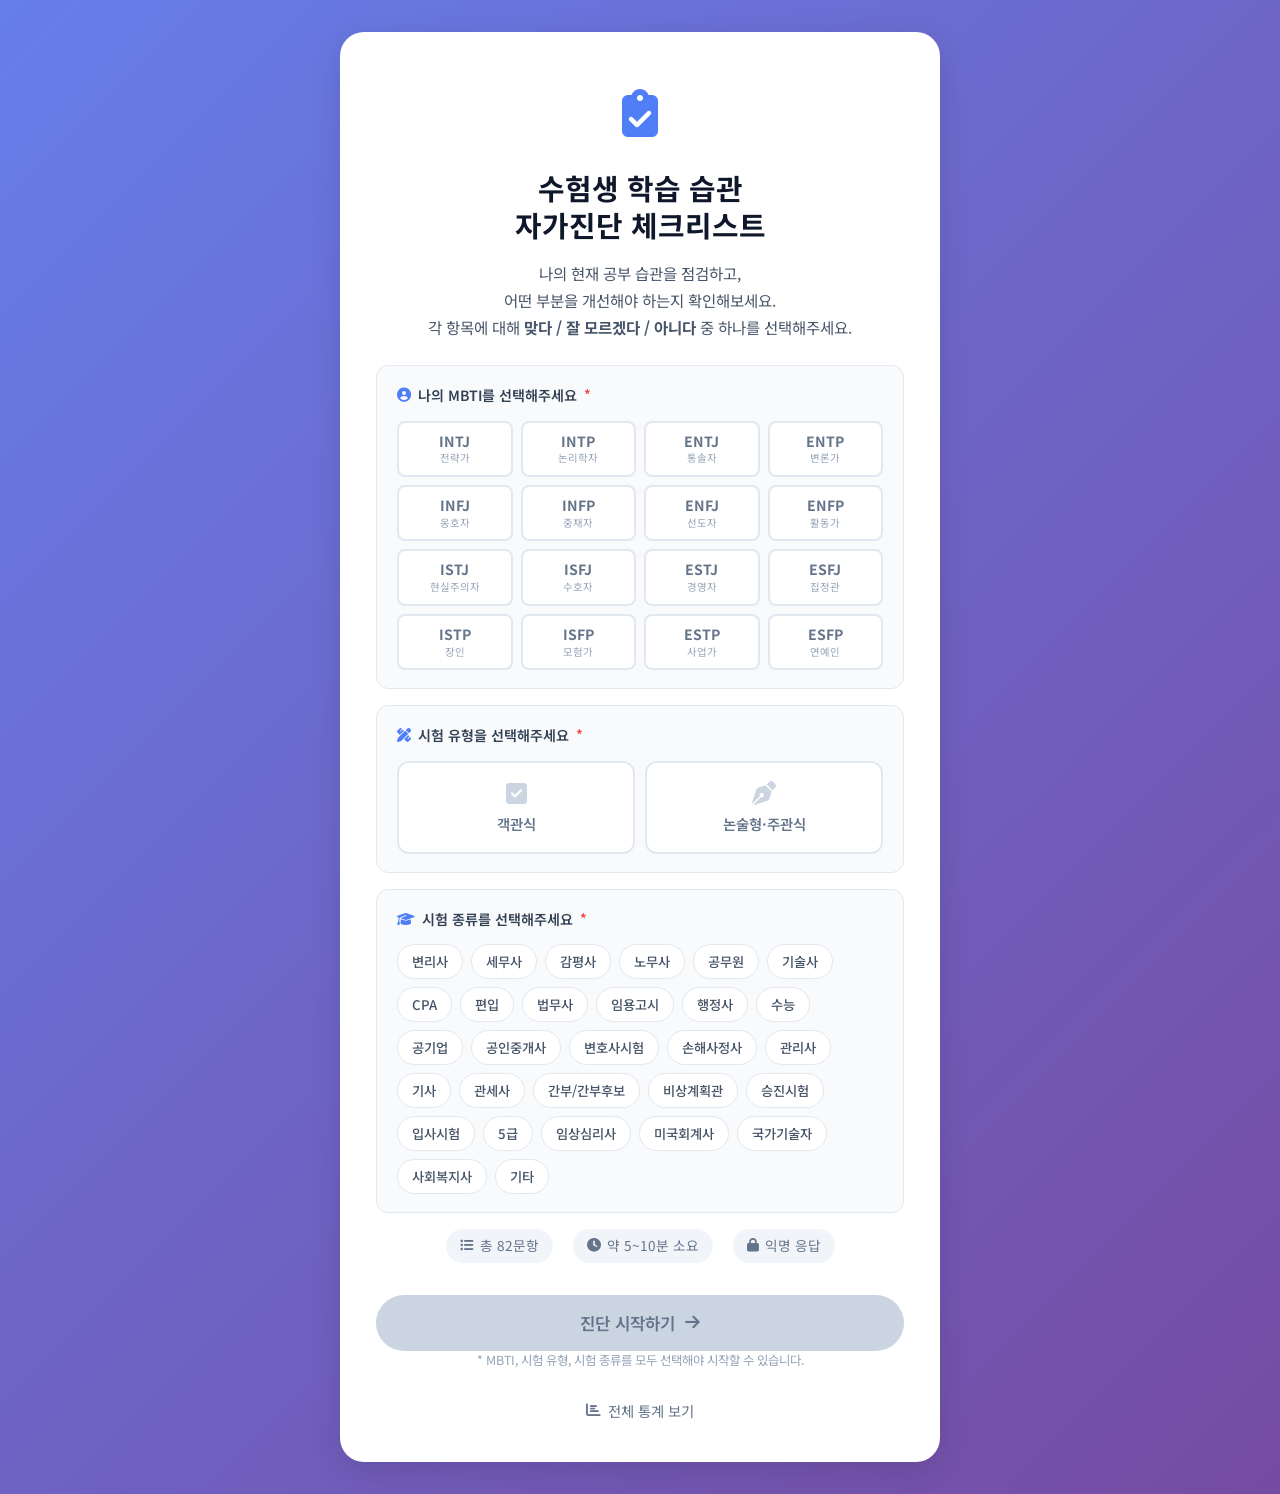
<file: index.html>
<!DOCTYPE html>
<html lang="ko">
<head>
  <meta charset="UTF-8" />
  <meta name="viewport" content="width=device-width, initial-scale=1.0" />
  <title>수험생 학습 습관 자가진단 체크리스트</title>
  <link rel="stylesheet" href="css/style.css" />
  <link rel="stylesheet" href="css/print.css" media="print" />
  <!-- 폰트 preconnect (성능 최적화) -->
  <link rel="preconnect" href="https://fonts.googleapis.com" />
  <link rel="preconnect" href="https://fonts.gstatic.com" crossorigin />
  <link rel="preload" as="style" href="https://fonts.googleapis.com/css2?family=Noto+Sans+KR:wght@400;500;700&display=swap" onload="this.rel='stylesheet'" />
  <noscript><link rel="stylesheet" href="https://fonts.googleapis.com/css2?family=Noto+Sans+KR:wght@400;500;700&display=swap" /></noscript>
  <link rel="stylesheet" href="https://cdn.jsdelivr.net/npm/@fortawesome/fontawesome-free@6.4.0/css/all.min.css" />
</head>
<body>
  <!-- 인트로 화면 -->
  <div id="intro-screen" style="display:flex;">
    <div class="intro-container">
      <div class="intro-icon"><i class="fas fa-clipboard-check"></i></div>
      <h1 class="intro-title">수험생 학습 습관<br/>자가진단 체크리스트</h1>
      <p class="intro-desc">
        나의 현재 공부 습관을 점검하고,<br/>
        어떤 부분을 개선해야 하는지 확인해보세요.<br/>
        각 항목에 대해 <strong>맞다 / 잘 모르겠다 / 아니다</strong> 중 하나를 선택해주세요.
      </p>

      <!-- MBTI 선택 -->
      <div class="select-block">
        <div class="select-label">
          <i class="fas fa-user-circle"></i> 나의 MBTI를 선택해주세요 <span class="required">*</span>
        </div>
        <div class="mbti-flat-grid" id="mbtiGroupWrap">
          <button class="mbti-btn analyst" data-value="INTJ" onclick="selectMbti('INTJ')">INTJ<span class="mbti-nick">전략가</span></button>
          <button class="mbti-btn analyst" data-value="INTP" onclick="selectMbti('INTP')">INTP<span class="mbti-nick">논리학자</span></button>
          <button class="mbti-btn analyst" data-value="ENTJ" onclick="selectMbti('ENTJ')">ENTJ<span class="mbti-nick">통솔자</span></button>
          <button class="mbti-btn analyst" data-value="ENTP" onclick="selectMbti('ENTP')">ENTP<span class="mbti-nick">변론가</span></button>
          <button class="mbti-btn diplomat" data-value="INFJ" onclick="selectMbti('INFJ')">INFJ<span class="mbti-nick">옹호자</span></button>
          <button class="mbti-btn diplomat" data-value="INFP" onclick="selectMbti('INFP')">INFP<span class="mbti-nick">중재자</span></button>
          <button class="mbti-btn diplomat" data-value="ENFJ" onclick="selectMbti('ENFJ')">ENFJ<span class="mbti-nick">선도자</span></button>
          <button class="mbti-btn diplomat" data-value="ENFP" onclick="selectMbti('ENFP')">ENFP<span class="mbti-nick">활동가</span></button>
          <button class="mbti-btn sentinel" data-value="ISTJ" onclick="selectMbti('ISTJ')">ISTJ<span class="mbti-nick">현실주의자</span></button>
          <button class="mbti-btn sentinel" data-value="ISFJ" onclick="selectMbti('ISFJ')">ISFJ<span class="mbti-nick">수호자</span></button>
          <button class="mbti-btn sentinel" data-value="ESTJ" onclick="selectMbti('ESTJ')">ESTJ<span class="mbti-nick">경영자</span></button>
          <button class="mbti-btn sentinel" data-value="ESFJ" onclick="selectMbti('ESFJ')">ESFJ<span class="mbti-nick">집정관</span></button>
          <button class="mbti-btn explorer" data-value="ISTP" onclick="selectMbti('ISTP')">ISTP<span class="mbti-nick">장인</span></button>
          <button class="mbti-btn explorer" data-value="ISFP" onclick="selectMbti('ISFP')">ISFP<span class="mbti-nick">모험가</span></button>
          <button class="mbti-btn explorer" data-value="ESTP" onclick="selectMbti('ESTP')">ESTP<span class="mbti-nick">사업가</span></button>
          <button class="mbti-btn explorer" data-value="ESFP" onclick="selectMbti('ESFP')">ESFP<span class="mbti-nick">연예인</span></button>
        </div>
        <div class="mbti-selected-display" id="mbtiSelectedDisplay" style="display:none;">
          <i class="fas fa-check-circle"></i> <span id="mbtiSelectedText"></span> 선택됨
        </div>
      </div>

      <!-- 시험 유형 선택 -->
      <div class="select-block">
        <div class="select-label">
          <i class="fas fa-pen-ruler"></i> 시험 유형을 선택해주세요 <span class="required">*</span>
        </div>
        <div class="exam-type-btns" id="examTypeBtns">
          <button class="exam-type-btn" data-value="객관식" onclick="selectExamType('객관식')">
            <i class="fas fa-check-square"></i>
            <span class="exam-type-name">객관식</span>
          </button>
          <button class="exam-type-btn" data-value="논술형·주관식" onclick="selectExamType('논술형·주관식')">
            <i class="fas fa-pen-nib"></i>
            <span class="exam-type-name">논술형·주관식</span>
          </button>
        </div>
      </div>

      <!-- 시험 종류 선택 -->
      <div class="select-block">
        <div class="select-label">
          <i class="fas fa-graduation-cap"></i> 시험 종류를 선택해주세요 <span class="required">*</span>
        </div>
        <div class="exam-category-grid" id="examCategoryGrid">
          <!-- JS로 렌더링 -->
        </div>
      </div>

      <!-- 선택 요약 배지 -->
      <div class="selection-summary" id="selectionSummary" style="display:none;">
        <i class="fas fa-check-circle"></i>
        <span id="selectionText"></span>
      </div>

      <div class="intro-meta">
        <span><i class="fas fa-list-ul"></i> 총 82문항</span>
        <span><i class="fas fa-clock"></i> 약 5~10분 소요</span>
        <span><i class="fas fa-lock"></i> 익명 응답</span>
      </div>

      <button class="btn-start" id="btnStart" onclick="startSurvey()" disabled>
        진단 시작하기 <i class="fas fa-arrow-right"></i>
      </button>
      <p class="select-required-note" id="selectNote">* MBTI, 시험 유형, 시험 종류를 모두 선택해야 시작할 수 있습니다.</p>
      <a href="stats.html" class="btn-stats-link">
        <i class="fas fa-chart-bar"></i> 전체 통계 보기
      </a>
    </div>
  </div>

  <!-- 설문 화면 -->
  <div id="survey-screen" style="display:none;">
    <div class="survey-wrapper">
      <!-- 상단 sticky 헤더 (헤더 + 카테고리 탭 통합) -->
      <div class="survey-sticky-top">
        <div class="survey-header">
          <div class="survey-title-row">
            <span class="survey-logo"><i class="fas fa-clipboard-check"></i> 학습 습관 자가진단</span>
            <div class="survey-header-right">
              <span class="survey-exam-badge" id="surveyExamBadge"></span>
              <a href="stats.html" class="btn-stats-sm"><i class="fas fa-chart-bar"></i> 통계</a>
            </div>
          </div>
          <!-- 진행바 -->
          <div class="progress-bar-wrap">
            <div class="progress-bar" id="progressBar"></div>
          </div>
          <div class="progress-text" id="progressText">0 / 82</div>
        </div>
        <!-- 카테고리 탭 -->
        <div class="category-tabs" id="categoryTabs"></div>
      </div>

      <!-- 질문 목록 -->
      <div class="questions-container" id="questionsContainer"></div>

      <!-- 하단 버튼 -->
      <div class="submit-area">
        <div class="answer-summary" id="answerSummary">
          <span class="summary-item answered"><i class="fas fa-check-circle"></i> 답변: <strong id="answeredCount">0</strong></span>
          <span class="summary-item remaining"><i class="fas fa-circle"></i> 미답변: <strong id="remainingCount">82</strong></span>
        </div>
        <button class="btn-submit" id="submitBtn" onclick="submitSurvey()">
          <i class="fas fa-paper-plane"></i> 진단 결과 제출하기
        </button>
        <p class="submit-note">* 모든 항목에 응답 후 제출이 가능합니다.<br/>객관식 시험 해당 없는 항목은 '해당없음'으로 선택해주세요.</p>
      </div>
    </div>
  </div>

  <!-- 결과 화면 -->
  <div id="result-screen" style="display:none;">
    <div class="result-wrap">

      <!-- ① 헤더 영역 -->
      <div class="result-hero">
        <div class="result-hero-inner">
          <div class="result-hero-icon"><i class="fas fa-chart-pie"></i></div>
          <h2 class="result-hero-title">진단 완료!</h2>
          <p class="result-hero-sub">나의 학습 습관 자가진단 결과입니다</p>
          <div class="result-exam-info-wrap">
            <span class="result-exam-badge" id="resultExamInfo"></span>
          </div>
        </div>
      </div>

      <!-- ② 요약 스코어 카드 -->
      <div class="result-section">
        <div class="result-score-grid">
          <div class="score-card danger-card">
            <div class="score-card-icon"><i class="fas fa-exclamation-circle"></i></div>
            <div class="score-card-num" id="dangerCount">-</div>
            <div class="score-card-label">개선 필요</div>
          </div>
          <div class="score-card maybe-card">
            <div class="score-card-icon"><i class="fas fa-question-circle"></i></div>
            <div class="score-card-num" id="maybeCount">-</div>
            <div class="score-card-label">잘 모르겠다</div>
          </div>
          <div class="score-card good-card">
            <div class="score-card-icon"><i class="fas fa-check-circle"></i></div>
            <div class="score-card-num" id="noCount">-</div>
            <div class="score-card-label">양호</div>
          </div>
        </div>
      </div>

      <!-- ③ MBTI 맞춤 조언 -->
      <div class="result-section" id="mbtiAdviceSection">
        <div class="section-header">
          <i class="fas fa-user-circle"></i>
          <h3 id="mbtiAdviceTitle">MBTI 맞춤 조언</h3>
        </div>
        <div class="mbti-advice-card" id="mbtiAdviceCard">
          <!-- JS로 렌더링 -->
        </div>
      </div>

      <!-- ④ 카테고리별 위험도 + 솔루션 -->
      <div class="result-section" id="categorySolutionSection">
        <div class="section-header">
          <i class="fas fa-lightbulb"></i>
          <h3>카테고리별 진단 & 솔루션</h3>
        </div>
        <div id="categorySolutionList">
          <!-- JS로 렌더링 -->
        </div>
      </div>

      <!-- ⑤ 공유 / PDF 저장 -->
      <div class="result-section result-share-section" id="resultShareSection">
        <div class="share-btn-group">
          <button class="share-btn copy-link-btn" onclick="copyResultLink()">
            <i class="fas fa-link"></i>
            <span>링크 공유</span>
            <small>결과 페이지 URL 복사</small>
          </button>
          <button class="share-btn pdf-btn" onclick="saveResultPdf()">
            <i class="fas fa-file-pdf"></i>
            <span>PDF 저장</span>
            <small>인쇄 → PDF로 저장</small>
          </button>
        </div>
        <div class="share-link-preview" id="shareLinkPreview" style="display:none;">
          <input type="text" id="shareLinkInput" readonly />
          <button onclick="copyShareInputLink()"><i class="fas fa-copy"></i></button>
        </div>
      </div>

      <!-- ⑥ 액션 버튼 -->
      <div class="result-actions">
        <button class="btn-retry" onclick="retakeSurvey()">
          <i class="fas fa-redo"></i> 다시 진단하기
        </button>
        <a href="stats.html" class="btn-go-stats">
          <i class="fas fa-chart-bar"></i> 전체 통계 보기
        </a>
      </div>
    </div>
  </div>

  <!-- 토스트 알림 -->
  <div class="toast" id="toast"></div>

  <script src="js/config.js" defer></script>
  <script src="js/questions.js" defer></script>
  <script src="js/solutions.js" defer></script>
  <script src="js/main.js" defer></script>
</body>
</html>
</file>
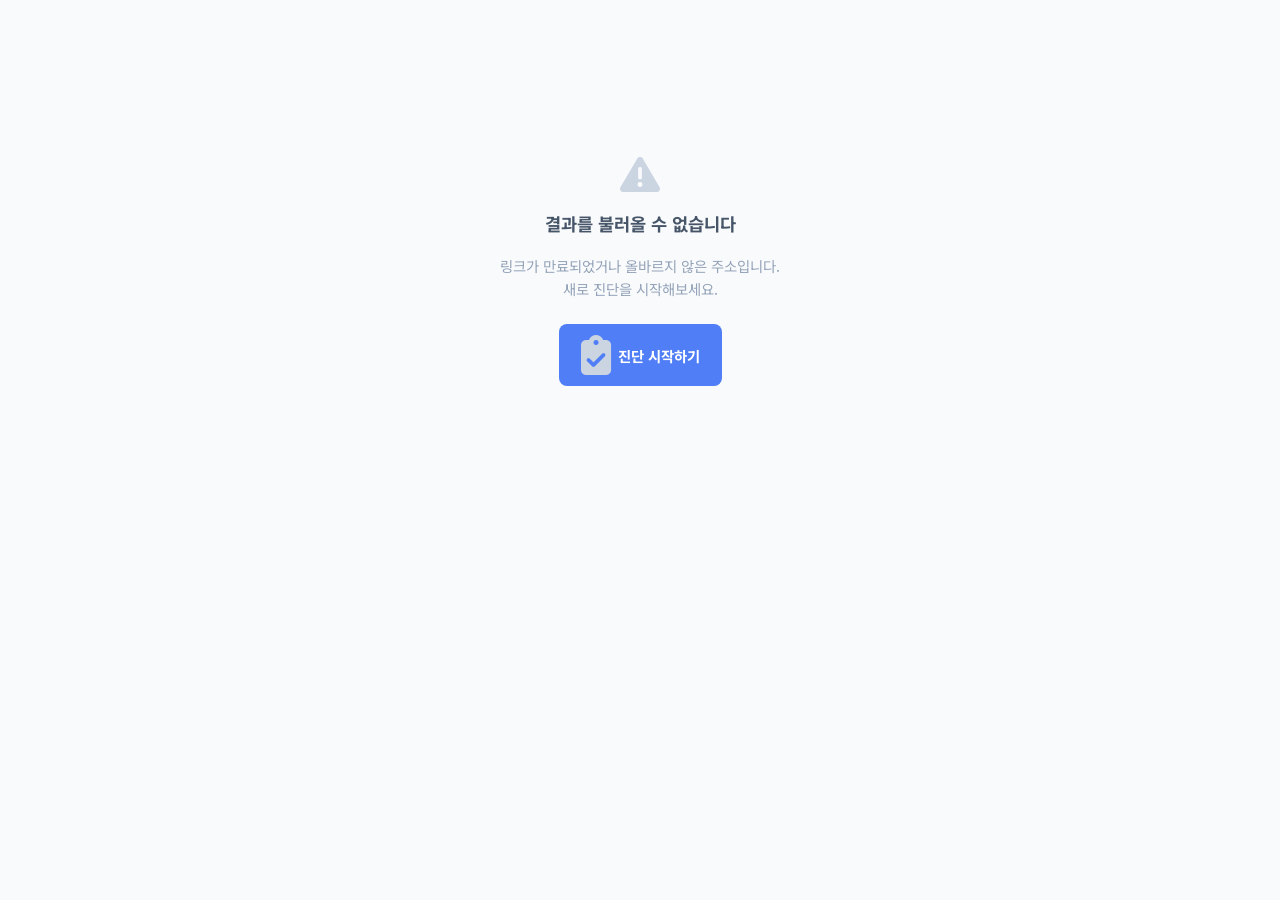
<file: result.html>
<!DOCTYPE html>
<html lang="ko">
<head>
  <meta charset="UTF-8" />
  <meta name="viewport" content="width=device-width, initial-scale=1.0" />
  <title>학습 습관 자가진단 결과 | 수험생 자가진단 체크리스트</title>

  <!-- OG / SNS 공유용 메타 태그 (JS로 동적 업데이트) -->
  <meta property="og:title" id="ogTitle" content="나의 학습 습관 자가진단 결과" />
  <meta property="og:description" id="ogDesc" content="수험생 학습 습관 자가진단 체크리스트 결과를 확인해보세요." />
  <meta property="og:type" content="website" />

  <link rel="stylesheet" href="css/style.css" />
  <link rel="stylesheet" href="css/print.css" media="print" />
  <link rel="preconnect" href="https://fonts.googleapis.com" />
  <link rel="preconnect" href="https://fonts.gstatic.com" crossorigin />
  <link rel="preload" as="style" href="https://fonts.googleapis.com/css2?family=Noto+Sans+KR:wght@400;500;700;800&display=swap" onload="this.rel='stylesheet'" />
  <noscript><link rel="stylesheet" href="https://fonts.googleapis.com/css2?family=Noto+Sans+KR:wght@400;500;700;800&display=swap" /></noscript>
  <link rel="stylesheet" href="https://cdn.jsdelivr.net/npm/@fortawesome/fontawesome-free@6.4.0/css/all.min.css" />

  <style>
    /* ── 공유 페이지 전용 레이아웃 ── */
    body { background: var(--gray-50); }

    .share-topbar {
      background: #fff;
      border-bottom: 1px solid var(--gray-200);
      padding: 12px 20px;
      display: flex;
      align-items: center;
      justify-content: space-between;
      gap: 12px;
      position: sticky;
      top: 0;
      z-index: 100;
      box-shadow: 0 2px 8px rgba(0,0,0,.06);
    }
    .share-topbar-left {
      display: flex; align-items: center; gap: 10px;
      font-size: .9rem; font-weight: 700; color: var(--gray-700);
    }
    .share-topbar-left i { color: var(--primary); font-size: 1.1rem; }
    .share-topbar-right { display: flex; gap: 8px; flex-wrap: wrap; }

    /* 공유 액션 버튼 */
    .share-action-btn {
      display: inline-flex; align-items: center; gap: 7px;
      padding: 9px 18px;
      border-radius: var(--radius-sm);
      font-family: inherit; font-size: .85rem; font-weight: 700;
      cursor: pointer; border: none; transition: all .2s;
      white-space: nowrap;
    }
    .share-action-btn.copy-link {
      background: var(--gray-100); color: var(--gray-700);
      border: 1.5px solid var(--gray-200);
    }
    .share-action-btn.copy-link:hover { background: var(--gray-200); }
    .share-action-btn.save-pdf {
      background: linear-gradient(135deg, #EF4444, #F97316);
      color: #fff;
      box-shadow: 0 2px 8px rgba(239,68,68,.3);
    }
    .share-action-btn.save-pdf:hover { opacity: .9; transform: translateY(-1px); }
    .share-action-btn.go-home {
      background: var(--primary); color: #fff;
      box-shadow: 0 2px 8px rgba(79,126,247,.25);
    }
    .share-action-btn.go-home:hover { background: var(--primary-dark); }

    /* 토스트 알림 */
    .toast {
      position: fixed; bottom: 24px; left: 50%; transform: translateX(-50%) translateY(80px);
      background: #1E293B; color: #fff;
      padding: 12px 24px; border-radius: 24px;
      font-size: .88rem; font-weight: 600;
      box-shadow: 0 8px 24px rgba(0,0,0,.25);
      z-index: 9999; opacity: 0;
      transition: all .3s cubic-bezier(.34,1.56,.64,1);
      display: flex; align-items: center; gap: 8px;
      pointer-events: none;
    }
    .toast.show {
      opacity: 1; transform: translateX(-50%) translateY(0);
    }

    /* 로딩/에러 */
    .share-loading {
      display: flex; flex-direction: column; align-items: center;
      justify-content: center; gap: 16px; min-height: 60vh;
      color: var(--gray-400);
    }
    .share-error {
      display: none; flex-direction: column; align-items: center;
      justify-content: center; gap: 16px; min-height: 60vh;
      color: var(--gray-400); text-align: center;
    }
    .share-error i { font-size: 2.5rem; color: var(--gray-300); }
    .share-error h3 { color: var(--gray-600); font-size: 1.1rem; }
    .share-error p { font-size: .9rem; line-height: 1.6; max-width: 320px; }
    .share-error a {
      display: inline-flex; align-items: center; gap: 7px;
      padding: 11px 22px; background: var(--primary); color: #fff;
      border-radius: var(--radius-sm); font-weight: 700; font-size: .9rem;
      margin-top: 8px;
    }

    /* PDF 저장 시 페이지 헤더 (화면에서는 숨김) */
    .pdf-header { display: none; }

    /* 결과 컨텐츠 래퍼 */
    #resultContent { display: none; }
    #resultContent.loaded { display: block; }
  </style>
</head>
<body>

  <!-- 상단 바 -->
  <div class="share-topbar" id="shareTopbar" style="display:none;">
    <div class="share-topbar-left">
      <i class="fas fa-clipboard-check"></i>
      <span>학습 습관 자가진단 결과</span>
    </div>
    <div class="share-topbar-right">
      <button class="share-action-btn copy-link" onclick="copyShareLink()">
        <i class="fas fa-link"></i> 링크 복사
      </button>
      <button class="share-action-btn save-pdf" onclick="savePdf()">
        <i class="fas fa-file-pdf"></i> PDF 저장
      </button>
      <a href="index.html" class="share-action-btn go-home">
        <i class="fas fa-redo"></i> 나도 진단하기
      </a>
    </div>
  </div>

  <!-- 로딩 -->
  <div class="share-loading" id="shareLoading">
    <i class="fas fa-spinner fa-spin fa-2x" style="color:var(--primary)"></i>
    <p style="font-size:.9rem;color:var(--gray-400)">결과를 불러오는 중...</p>
  </div>

  <!-- 에러 -->
  <div class="share-error" id="shareError">
    <i class="fas fa-exclamation-triangle"></i>
    <h3>결과를 불러올 수 없습니다</h3>
    <p>링크가 만료되었거나 올바르지 않은 주소입니다.<br/>새로 진단을 시작해보세요.</p>
    <a href="index.html"><i class="fas fa-clipboard-check"></i> 진단 시작하기</a>
  </div>

  <!-- PDF 전용 헤더 (print 시에만 표시) -->
  <div class="pdf-header" id="pdfHeader">
    <div class="pdf-header-inner">
      <div class="pdf-logo"><i class="fas fa-clipboard-check"></i> 수험생 학습 습관 자가진단</div>
      <div class="pdf-date" id="pdfDate"></div>
    </div>
  </div>

  <!-- 결과 컨텐츠 (JS로 채움) -->
  <div id="resultContent">

    <div class="result-wrap">

      <!-- 히어로 -->
      <div class="result-hero">
        <div class="result-hero-inner">
          <div class="result-hero-icon"><i class="fas fa-chart-pie"></i></div>
          <h2 class="result-hero-title">진단 완료!</h2>
          <p class="result-hero-sub">나의 학습 습관 자가진단 결과입니다</p>
          <div class="result-exam-info-wrap">
            <span class="result-exam-badge" id="resultExamInfo"></span>
          </div>
        </div>
      </div>

      <!-- 스코어 -->
      <div class="result-section">
        <div class="result-score-grid">
          <div class="score-card danger-card">
            <div class="score-card-icon"><i class="fas fa-exclamation-circle"></i></div>
            <div class="score-card-num" id="dangerCount">-</div>
            <div class="score-card-label">개선 필요</div>
          </div>
          <div class="score-card maybe-card">
            <div class="score-card-icon"><i class="fas fa-question-circle"></i></div>
            <div class="score-card-num" id="maybeCount">-</div>
            <div class="score-card-label">잘 모르겠다</div>
          </div>
          <div class="score-card good-card">
            <div class="score-card-icon"><i class="fas fa-check-circle"></i></div>
            <div class="score-card-num" id="noCount">-</div>
            <div class="score-card-label">양호</div>
          </div>
        </div>
      </div>

      <!-- MBTI 조언 -->
      <div class="result-section" id="mbtiAdviceSection">
        <div class="section-header">
          <i class="fas fa-user-circle"></i>
          <h3 id="mbtiAdviceTitle">MBTI 맞춤 조언</h3>
        </div>
        <div class="mbti-advice-card" id="mbtiAdviceCard"></div>
      </div>

      <!-- 카테고리별 솔루션 -->
      <div class="result-section" id="categorySolutionSection">
        <div class="section-header">
          <i class="fas fa-lightbulb"></i>
          <h3>카테고리별 진단 &amp; 솔루션</h3>
        </div>
        <div id="categorySolutionList"></div>
      </div>

      <!-- 하단 진단하기 CTA -->
      <div class="share-cta-wrap">
        <div class="share-cta-card">
          <div class="share-cta-text">
            <i class="fas fa-clipboard-check"></i>
            <div>
              <strong>나도 진단해보기</strong>
              <p>나만의 학습 습관을 점검하고 맞춤 솔루션을 받아보세요</p>
            </div>
          </div>
          <a href="index.html" class="share-cta-btn">
            진단 시작하기 <i class="fas fa-arrow-right"></i>
          </a>
        </div>
      </div>

    </div>
  </div>

  <!-- 토스트 -->
  <div class="toast" id="toast"></div>

  <script src="js/config.js"></script>
  <script src="js/questions.js"></script>
  <script src="js/solutions.js"></script>
  <script>
  // ============================================================
  // result.html 전용 로직
  // ============================================================

  // main.js의 showResult/renderMbtiAdvice/renderCategorySolutions를
  // 이 페이지에서도 사용하기 위해 필요한 전역 변수 설정
  let answers = {};
  let selectedMbti = null;
  let selectedExamType = null;
  let selectedExamCategory = null;

  // ── URL 파라미터 파싱 ───────────────────────────────────────
  function parseShareParams() {
    const params = new URLSearchParams(window.location.search);
    const encoded = params.get('d');
    if (!encoded) return null;
    try {
      const decoded = decodeURIComponent(atob(encoded));
      return JSON.parse(decoded);
    } catch(e) {
      console.error('파라미터 파싱 실패:', e);
      return null;
    }
  }

  // ── 결과 데이터 복원 및 렌더 ────────────────────────────────
  function restoreAndRender(data) {
    selectedMbti = data.mbti || null;
    selectedExamType = data.examType || null;
    selectedExamCategory = data.examCategory || null;
    answers = data.answers || {};

    // 스코어 집계
    let yesCount = 0, maybeCount = 0, noCount = 0;
    QUESTIONS.forEach(q => {
      const ans = answers[q.id];
      if (ans === '맞다') yesCount++;
      else if (ans === '잘 모르겠다') maybeCount++;
      else if (ans === '아니다') noCount++;
    });

    document.getElementById('dangerCount').textContent = yesCount;
    document.getElementById('maybeCount').textContent = maybeCount;
    document.getElementById('noCount').textContent = noCount;

    // 배지
    const badge = document.getElementById('resultExamInfo');
    if (badge) badge.textContent = [selectedMbti, selectedExamCategory, selectedExamType].filter(Boolean).join(' · ');

    // MBTI 조언
    renderMbtiAdvice();
    // 카테고리 솔루션
    renderCategorySolutions();

    // PDF 날짜
    const pdfDateEl = document.getElementById('pdfDate');
    if (pdfDateEl) {
      const d = data.savedAt ? new Date(data.savedAt) : new Date();
      pdfDateEl.textContent = d.toLocaleDateString('ko-KR', { year:'numeric', month:'long', day:'numeric' }) + ' 진단';
    }

    // OG 메타 업데이트
    const ogTitle = document.getElementById('ogTitle');
    const ogDesc = document.getElementById('ogDesc');
    if (ogTitle) ogTitle.setAttribute('content', `${selectedMbti} ${selectedExamCategory} 학습 습관 진단 결과`);
    if (ogDesc) ogDesc.setAttribute('content', `개선 필요 ${yesCount}개 · 양호 ${noCount}개 · MBTI ${selectedMbti} 맞춤 솔루션 포함`);
  }

  // ── main.js의 헬퍼 함수들 (result.html에서 재사용) ──────────
  function renderMbtiAdvice() {
    const profile = MBTI_PROFILES[selectedMbti];
    if (!profile) return;
    const titleEl = document.getElementById('mbtiAdviceTitle');
    if (titleEl) titleEl.textContent = `${selectedMbti} (${profile.nickname}) 맞춤 학습 조언`;
    const card = document.getElementById('mbtiAdviceCard');
    if (!card) return;
    const groupColors = {
      analyst:  { bg:'#EEF2FF', border:'#6366F1', badge:'#6366F1' },
      diplomat: { bg:'#F0FDF4', border:'#22C55E', badge:'#22C55E' },
      sentinel: { bg:'#FFF7ED', border:'#F97316', badge:'#F97316' },
      explorer: { bg:'#FFF1F2', border:'#F43F5E', badge:'#F43F5E' },
    };
    const gc = groupColors[profile.group] || groupColors.analyst;
    const groupLabel = { analyst:'분석가형', diplomat:'외교관형', sentinel:'관리자형', explorer:'탐험가형' };
    card.innerHTML = `
      <div class="mbti-card-inner" style="background:${gc.bg};border-color:${gc.border}">
        <div class="mbti-card-head">
          <div class="mbti-card-emoji">${profile.emoji}</div>
          <div class="mbti-card-info">
            <div class="mbti-card-type">
              <span class="mbti-type-badge" style="background:${gc.badge}">${selectedMbti}</span>
              <span class="mbti-group-badge">${groupLabel[profile.group]}</span>
            </div>
            <div class="mbti-card-trait">${profile.studyTrait}</div>
          </div>
        </div>
        <div class="mbti-sw-grid">
          <div class="mbti-sw-block strength">
            <div class="mbti-sw-label"><i class="fas fa-thumbs-up"></i> 강점</div>
            <ul>${profile.strengths.map(s=>`<li>${s}</li>`).join('')}</ul>
          </div>
          <div class="mbti-sw-block weakness">
            <div class="mbti-sw-label"><i class="fas fa-exclamation-triangle"></i> 약점</div>
            <ul>${profile.weaknesses.map(w=>`<li>${w}</li>`).join('')}</ul>
          </div>
        </div>
        <div class="mbti-advice-list">
          <div class="mbti-advice-heading"><i class="fas fa-lightbulb"></i> 맞춤 조언</div>
          ${profile.advice.map(a=>`
            <div class="mbti-advice-item">
              <span class="mbti-advice-icon">${a.icon}</span>
              <span class="mbti-advice-text">${a.text}</span>
            </div>
          `).join('')}
        </div>
      </div>`;
  }

  function renderCategorySolutions() {
    const container = document.getElementById('categorySolutionList');
    if (!container) return;
    let html = '';
    CATEGORIES.forEach(cat => {
      const catQs = QUESTIONS.filter(q => q.cat === cat.id);
      const catYes = catQs.filter(q => answers[q.id] === '맞다').length;
      const catMaybe = catQs.filter(q => answers[q.id] === '잘 모르겠다').length;
      const catTotal = catQs.filter(q => answers[q.id] !== '해당없음').length;
      const pct = catTotal > 0 ? Math.round((catYes / catTotal) * 100) : 0;
      const level = pct >= 60 ? 'danger' : pct >= 30 ? 'warn' : 'good';
      const levelLabel = pct >= 60 ? '위험' : pct >= 30 ? '주의' : '양호';
      const levelColor = pct >= 60 ? '#EF4444' : pct >= 30 ? '#F59E0B' : '#22C55E';
      const sol = CATEGORY_SOLUTIONS[cat.id];
      const dangerQs = catQs.filter(q => answers[q.id] === '맞다');
      const maybeQs  = catQs.filter(q => answers[q.id] === '잘 모르겠다');
      const isOpen = level !== 'good';
      html += `
        <div class="cat-sol-card ${level}" id="catSol-${cat.id}">
          <div class="cat-sol-header" onclick="toggleCatSol('${cat.id}')">
            <div class="cat-sol-header-left">
              <span class="cat-sol-icon" style="background:${cat.color}20;color:${cat.color}"><i class="fas ${cat.icon}"></i></span>
              <div>
                <div class="cat-sol-name">${cat.label}</div>
                <div class="cat-sol-stat">${catYes}/${catTotal} 개선 필요</div>
              </div>
            </div>
            <div class="cat-sol-header-right">
              <div class="cat-sol-pct-wrap">
                <div class="cat-sol-pct" style="color:${levelColor}">${pct}%</div>
                <div class="cat-sol-level-badge" style="background:${levelColor}20;color:${levelColor}">${levelLabel}</div>
              </div>
              <i class="fas fa-chevron-${isOpen?'up':'down'} cat-sol-chevron"></i>
            </div>
          </div>
          <div class="cat-sol-bar-wrap"><div class="cat-sol-bar" style="width:${pct}%;background:${levelColor}"></div></div>
          <div class="cat-sol-body" style="display:${isOpen?'block':'none'}">
            ${sol?`<div class="cat-sol-summary"><i class="fas fa-quote-left"></i> ${sol.summary}</div>`:''}
            ${dangerQs.length>0?`
              <div class="cat-sol-issues">
                <div class="issues-heading danger-heading"><i class="fas fa-times-circle"></i> 개선이 필요한 항목 (${dangerQs.length}개)</div>
                <ul class="issues-list">${dangerQs.map(q=>`<li><span class="q-num-sm">Q${q.id}</span>${q.text}</li>`).join('')}</ul>
              </div>`:''}
            ${maybeQs.length>0?`
              <div class="cat-sol-issues">
                <div class="issues-heading maybe-heading"><i class="fas fa-question-circle"></i> 확인이 필요한 항목 (${maybeQs.length}개)</div>
                <ul class="issues-list maybe-list">${maybeQs.map(q=>`<li><span class="q-num-sm maybe">Q${q.id}</span>${q.text}</li>`).join('')}</ul>
              </div>`:''}
            ${sol&&sol.tips?`
              <div class="tips-wrap">
                <div class="tips-heading"><i class="fas fa-lightbulb"></i> 솔루션</div>
                <div class="tips-grid">${sol.tips.map(tip=>`
                  <div class="tip-card">
                    <div class="tip-title">${tip.title}</div>
                    <div class="tip-desc">${tip.desc}</div>
                  </div>`).join('')}
                </div>
              </div>`:''}
            ${level==='good'&&dangerQs.length===0?`<div class="cat-sol-good-msg"><i class="fas fa-check-circle"></i> 이 영역은 양호합니다! 현재 습관을 유지하세요.</div>`:''}
          </div>
        </div>`;
    });
    container.innerHTML = html;
  }

  function toggleCatSol(catId) {
    const card = document.getElementById(`catSol-${catId}`);
    if (!card) return;
    const body = card.querySelector('.cat-sol-body');
    const chevron = card.querySelector('.cat-sol-chevron');
    const isHidden = body.style.display === 'none';
    body.style.display = isHidden ? 'block' : 'none';
    chevron.className = `fas fa-chevron-${isHidden?'up':'down'} cat-sol-chevron`;
  }

  // ── 링크 복사 ────────────────────────────────────────────────
  function copyShareLink() {
    const url = window.location.href;
    navigator.clipboard.writeText(url).then(() => {
      showToast('✅ 링크가 클립보드에 복사되었습니다!');
    }).catch(() => {
      // fallback
      const ta = document.createElement('textarea');
      ta.value = url; ta.style.position='fixed'; ta.style.opacity='0';
      document.body.appendChild(ta); ta.select();
      document.execCommand('copy');
      document.body.removeChild(ta);
      showToast('✅ 링크가 복사되었습니다!');
    });
  }

  // ── PDF 저장 ─────────────────────────────────────────────────
  function savePdf() {
    // 모든 카테고리 카드 펼치기
    document.querySelectorAll('.cat-sol-body').forEach(b => b.style.display = 'block');
    document.querySelectorAll('.cat-sol-chevron').forEach(c => c.className = 'fas fa-chevron-up cat-sol-chevron');

    showToast('📄 인쇄 창에서 PDF로 저장하세요 (대상: PDF로 저장)');
    setTimeout(() => window.print(), 400);
  }

  // ── 토스트 ────────────────────────────────────────────────────
  function showToast(msg) {
    const t = document.getElementById('toast');
    t.textContent = msg; t.classList.add('show');
    setTimeout(() => t.classList.remove('show'), 3000);
  }

  // ── 초기화 ────────────────────────────────────────────────────
  window.addEventListener('DOMContentLoaded', () => {
    const data = parseShareParams();

    document.getElementById('shareLoading').style.display = 'none';

    if (!data || !data.mbti || !data.answers) {
      document.getElementById('shareError').style.display = 'flex';
      return;
    }

    document.getElementById('shareTopbar').style.display = 'flex';
    document.getElementById('resultContent').classList.add('loaded');
    restoreAndRender(data);
  });
  </script>
</body>
</html>
</file>
<file: css/style.css>
/* ==============================
   BASE & RESET
============================== */
*, *::before, *::after { box-sizing: border-box; margin: 0; padding: 0; }

:root {
  --primary: #4F7EF7;
  --primary-dark: #3B6AE0;
  --danger: #EF4444;
  --warn: #F59E0B;
  --good: #22C55E;
  --gray-50: #F8FAFC;
  --gray-100: #F1F5F9;
  --gray-200: #E2E8F0;
  --gray-300: #CBD5E1;
  --gray-400: #94A3B8;
  --gray-500: #64748B;
  --gray-600: #475569;
  --gray-700: #334155;
  --gray-800: #1E293B;
  --gray-900: #0F172A;
  --radius: 12px;
  --radius-sm: 8px;
  --shadow: 0 1px 3px rgba(0,0,0,.08), 0 4px 12px rgba(0,0,0,.06);
  --shadow-lg: 0 8px 32px rgba(0,0,0,.12);
}

html {
  scroll-behavior: smooth;
}

body {
  font-family: 'Noto Sans KR', -apple-system, BlinkMacSystemFont, sans-serif;
  background: var(--gray-50);
  color: var(--gray-800);
  line-height: 1.6;
}

a { text-decoration: none; color: inherit; }

/* ==============================
   SCREEN SYSTEM
   - JS가 직접 style.display를 제어
   - 초기 숨김은 HTML의 style="display:none" 또는 JS 초기화로 처리
============================== */
.screen {
  display: none;
}

/* ==============================
   INTRO SCREEN
============================== */
#intro-screen {
  display: none;
  min-height: 100vh;
  background: linear-gradient(135deg, #667eea 0%, #764ba2 100%);
  padding: 32px 16px;
  align-items: center;
  justify-content: center;
}

.intro-container {
  background: #fff;
  border-radius: 24px;
  padding: 40px 36px;
  max-width: 600px;
  width: 92%;
  text-align: center;
  box-shadow: var(--shadow-lg);
  animation: fadeUp .5s ease;
}

.intro-icon {
  font-size: 3rem;
  color: var(--primary);
  margin-bottom: 20px;
}

.intro-title {
  font-size: 1.8rem;
  font-weight: 700;
  color: var(--gray-900);
  line-height: 1.3;
  margin-bottom: 16px;
}

.intro-desc {
  color: var(--gray-600);
  font-size: .97rem;
  line-height: 1.75;
  margin-bottom: 24px;
}

.intro-meta {
  display: flex;
  justify-content: center;
  gap: 20px;
  margin-bottom: 32px;
  flex-wrap: wrap;
}

.intro-meta span {
  display: flex;
  align-items: center;
  gap: 6px;
  font-size: .85rem;
  color: var(--gray-500);
  background: var(--gray-100);
  padding: 6px 14px;
  border-radius: 20px;
}

.btn-start {
  display: inline-flex;
  align-items: center;
  gap: 10px;
  background: var(--gray-300);
  color: var(--gray-500);
  border: none;
  padding: 16px 36px;
  font-size: 1.05rem;
  font-weight: 600;
  border-radius: 50px;
  cursor: not-allowed;
  width: 100%;
  justify-content: center;
  font-family: inherit;
  transition: transform .2s, box-shadow .2s;
}
.btn-start.ready-to-start {
  background: linear-gradient(135deg, var(--primary), var(--primary-dark));
  color: #fff;
  cursor: pointer;
  box-shadow: 0 4px 16px rgba(79,126,247,.4);
}
.btn-start.ready-to-start:hover { transform: translateY(-2px); box-shadow: 0 6px 20px rgba(79,126,247,.5); }
.btn-start:disabled {
  background: var(--gray-300);
  color: var(--gray-500);
  box-shadow: none;
  cursor: not-allowed;
  transform: none;
}

.btn-stats-link {
  display: inline-flex;
  align-items: center;
  gap: 8px;
  margin-top: 16px;
  color: var(--gray-500);
  font-size: .9rem;
  transition: color .2s;
}
.btn-stats-link:hover { color: var(--primary); }

/* ==============================
   SURVEY SCREEN
============================== */
#survey-screen {
  display: none;
}

.survey-wrapper {
  max-width: 800px;
  margin: 0 auto;
  padding: 0 16px 120px;
}

/* sticky 통합 래퍼 */
.survey-sticky-top {
  position: sticky;
  top: 0;
  z-index: 100;
  background: #fff;
  margin: 0 -16px;
  box-shadow: 0 2px 8px rgba(0,0,0,.06);
}

/* 헤더 */
.survey-header {
  background: #fff;
  border-bottom: 1px solid var(--gray-200);
  padding: 12px 16px 0;
}

.survey-title-row {
  display: flex;
  justify-content: space-between;
  align-items: center;
  margin-bottom: 10px;
}

.survey-logo {
  font-size: 1rem;
  font-weight: 700;
  color: var(--primary);
}

.survey-header-right {
  display: flex;
  align-items: center;
  gap: 8px;
}

.survey-exam-badge {
  display: inline-block;
  background: #EEF2FF;
  color: var(--primary);
  font-size: .75rem;
  font-weight: 600;
  padding: 4px 10px;
  border-radius: 20px;
  border: 1px solid #C7D2FE;
  white-space: nowrap;
  max-width: 160px;
  overflow: hidden;
  text-overflow: ellipsis;
}

.btn-stats-sm {
  display: flex;
  align-items: center;
  gap: 6px;
  font-size: .82rem;
  color: var(--gray-500);
  background: var(--gray-100);
  padding: 6px 12px;
  border-radius: 20px;
  transition: all .2s;
}
.btn-stats-sm:hover { background: var(--primary); color: #fff; }

/* 진행바 */
.progress-bar-wrap {
  height: 5px;
  background: var(--gray-200);
  border-radius: 10px;
  overflow: hidden;
  margin-bottom: 4px;
}
.progress-bar {
  height: 100%;
  background: linear-gradient(90deg, var(--primary), #9B59B6);
  border-radius: 10px;
  transition: width .4s ease;
  width: 0%;
}
.progress-text {
  font-size: .78rem;
  color: var(--gray-400);
  text-align: right;
  padding-bottom: 8px;
}

/* 카테고리 탭 */
.category-tabs {
  display: flex;
  gap: 8px;
  overflow-x: auto;
  padding: 10px 16px;
  background: #fff;
  border-bottom: 1px solid var(--gray-200);
  scrollbar-width: none;
}
.category-tabs::-webkit-scrollbar { display: none; }

.cat-tab {
  display: flex;
  flex-direction: column;
  align-items: center;
  gap: 3px;
  padding: 8px 12px;
  border: 1.5px solid var(--gray-200);
  border-radius: var(--radius-sm);
  background: #fff;
  cursor: pointer;
  white-space: nowrap;
  font-size: .75rem;
  color: var(--gray-500);
  font-family: inherit;
  transition: all .2s;
  flex-shrink: 0;
}
.cat-tab i { font-size: 1rem; color: var(--cat-color, var(--gray-400)); }
.cat-tab:hover { border-color: var(--cat-color, var(--primary)); color: var(--cat-color, var(--primary)); }
.cat-tab.active-tab {
  border-color: var(--cat-color, var(--primary));
  background: color-mix(in srgb, var(--cat-color, var(--primary)) 10%, white);
  color: var(--cat-color, var(--primary));
  font-weight: 600;
}
.cat-tab.cat-done {
  background: color-mix(in srgb, var(--cat-color, var(--good)) 12%, white);
  border-color: var(--cat-color, var(--good));
}
.cat-tab.cat-done::after {
  content: '✓';
  font-size: .65rem;
  color: var(--cat-color, var(--good));
}

/* 질문 컨테이너 */
.questions-container {
  padding-top: 8px;
}

/* 카테고리 섹션 */
.cat-section { margin-top: 32px; }

.cat-section-header {
  display: flex;
  align-items: center;
  gap: 10px;
  padding: 12px 16px;
  background: color-mix(in srgb, var(--cat-color, var(--primary)) 8%, white);
  border-left: 4px solid var(--cat-color, var(--primary));
  border-radius: 0 var(--radius-sm) var(--radius-sm) 0;
  margin-bottom: 16px;
  font-weight: 600;
  color: var(--cat-color, var(--primary));
  font-size: .95rem;
}
.cat-section-header i { font-size: 1.1rem; }
.cat-count {
  margin-left: auto;
  font-size: .8rem;
  font-weight: 400;
  color: var(--gray-400);
}

/* 질문 카드 */
.question-card {
  background: #fff;
  border: 1.5px solid var(--gray-200);
  border-radius: var(--radius);
  padding: 20px;
  margin-bottom: 12px;
  transition: border-color .2s, box-shadow .2s;
}
.question-card:hover { border-color: var(--gray-300); box-shadow: var(--shadow); }
.question-card.answered { border-color: #22C55E40; background: #f0fdf440; }
.question-card.shake { animation: shake .5s ease; }

.question-header {
  display: flex;
  align-items: center;
  gap: 8px;
  margin-bottom: 10px;
}

.q-num {
  display: inline-block;
  background: var(--gray-100);
  color: var(--gray-500);
  font-size: .75rem;
  font-weight: 600;
  padding: 2px 8px;
  border-radius: 6px;
}

.obj-badge {
  display: inline-flex;
  align-items: center;
  gap: 4px;
  background: #F3E8FF;
  color: #7C3AED;
  font-size: .72rem;
  font-weight: 600;
  padding: 2px 8px;
  border-radius: 6px;
}

.q-text {
  color: var(--gray-700);
  font-size: .95rem;
  line-height: 1.6;
  margin-bottom: 14px;
}

.q-options {
  display: flex;
  gap: 8px;
  flex-wrap: wrap;
}

.q-btn {
  flex: 1;
  min-width: 80px;
  padding: 10px 12px;
  border: 1.5px solid var(--gray-200);
  border-radius: var(--radius-sm);
  background: #fff;
  font-family: inherit;
  font-size: .88rem;
  font-weight: 500;
  cursor: pointer;
  transition: all .2s;
  color: var(--gray-600);
}
.q-btn:hover { transform: translateY(-1px); }
.q-btn-yes:hover, .q-btn-yes.selected { background: #FEF2F2; border-color: #EF4444; color: #EF4444; }
.q-btn-maybe:hover, .q-btn-maybe.selected { background: #FFFBEB; border-color: #F59E0B; color: #D97706; }
.q-btn-no:hover, .q-btn-no.selected { background: #F0FDF4; border-color: #22C55E; color: #16A34A; }
.q-btn-na:hover, .q-btn-na.selected { background: var(--gray-100); border-color: var(--gray-400); color: var(--gray-500); }
.q-btn.selected { font-weight: 700; }

/* 제출 영역 */
.submit-area {
  position: sticky;
  bottom: 0;
  z-index: 99;
  background: #fff;
  border-top: 1px solid var(--gray-200);
  padding: 16px;
  margin: 0 -16px;
  box-shadow: 0 -4px 16px rgba(0,0,0,.06);
}

.answer-summary {
  display: flex;
  gap: 16px;
  justify-content: center;
  margin-bottom: 12px;
  font-size: .85rem;
}
.summary-item { display: flex; align-items: center; gap: 6px; color: var(--gray-500); }
.summary-item.answered i { color: #22C55E; }

.btn-submit {
  display: flex;
  align-items: center;
  justify-content: center;
  gap: 10px;
  width: 100%;
  padding: 16px;
  background: var(--gray-300);
  color: var(--gray-500);
  border: none;
  border-radius: var(--radius);
  font-family: inherit;
  font-size: 1rem;
  font-weight: 600;
  cursor: not-allowed;
  transition: all .3s;
}
.btn-submit.ready {
  background: linear-gradient(135deg, #22C55E, #16A34A);
  color: #fff;
  cursor: pointer;
  box-shadow: 0 4px 16px rgba(34,197,94,.35);
}
.btn-submit.ready:hover { transform: translateY(-1px); box-shadow: 0 6px 20px rgba(34,197,94,.4); }

.submit-note {
  font-size: .75rem;
  color: var(--gray-400);
  text-align: center;
  margin-top: 10px;
  line-height: 1.5;
}

/* ==============================
   RESULT SCREEN
============================== */
#result-screen {
  display: none;
  background: linear-gradient(135deg, #667eea 0%, #764ba2 100%);
  min-height: 100vh;
  padding: 40px 16px;
  align-items: center;
  justify-content: center;
}

.result-container {
  background: #fff;
  border-radius: 24px;
  padding: 40px 32px;
  max-width: 600px;
  width: 100%;
  box-shadow: var(--shadow-lg);
  animation: fadeUp .5s ease;
}

.result-icon { font-size: 3rem; color: var(--primary); text-align: center; margin-bottom: 12px; }
.result-title { font-size: 1.8rem; font-weight: 700; text-align: center; margin-bottom: 8px; }
.result-subtitle { color: var(--gray-500); text-align: center; margin-bottom: 12px; }

.result-exam-info-wrap {
  display: flex;
  justify-content: center;
  margin-bottom: 20px;
}
.result-exam-badge {
  display: inline-flex;
  align-items: center;
  gap: 6px;
  background: #EEF2FF;
  color: var(--primary);
  font-size: .88rem;
  font-weight: 600;
  padding: 8px 18px;
  border-radius: 20px;
  border: 1.5px solid #C7D2FE;
}

.result-score-card {
  display: flex;
  align-items: center;
  gap: 24px;
  background: var(--gray-50);
  border: 1.5px solid var(--gray-200);
  border-radius: var(--radius);
  padding: 24px;
  margin-bottom: 28px;
}

.score-main { text-align: center; }
.score-label { font-size: .82rem; color: var(--gray-500); margin-bottom: 4px; }
.score-number { font-size: 3.5rem; font-weight: 800; color: var(--danger); line-height: 1; }
.score-unit { font-size: .9rem; color: var(--gray-400); margin-top: 4px; }

.score-divider { width: 1px; height: 80px; background: var(--gray-200); flex-shrink: 0; }
.score-details { flex: 1; }
.score-detail-row {
  display: flex;
  align-items: center;
  gap: 10px;
  padding: 5px 0;
  font-size: .88rem;
}
.dot { width: 10px; height: 10px; border-radius: 50%; flex-shrink: 0; }
.dot.yes { background: var(--danger); }
.dot.maybe { background: var(--warn); }
.dot.no { background: var(--good); }
.detail-label { flex: 1; color: var(--gray-600); }
.detail-val { font-weight: 700; color: var(--gray-800); }

.cat-result-title { font-size: 1rem; font-weight: 700; margin-bottom: 14px; }
.cat-result-item {
  display: flex;
  align-items: center;
  gap: 12px;
  padding: 10px 14px;
  border-radius: var(--radius-sm);
  margin-bottom: 8px;
  background: var(--gray-50);
  border: 1px solid var(--gray-200);
}
.cat-result-item.danger { background: #FEF2F2; border-color: #FECACA; }
.cat-result-item.warn { background: #FFFBEB; border-color: #FDE68A; }
.cat-result-item.good { background: #F0FDF4; border-color: #BBF7D0; }

.cat-result-left { display: flex; align-items: center; gap: 8px; min-width: 120px; font-size: .85rem; font-weight: 500; }
.cat-result-bar-wrap { flex: 1; height: 8px; background: var(--gray-200); border-radius: 10px; overflow: hidden; }
.cat-result-bar { height: 100%; border-radius: 10px; transition: width .8s ease; }
.cat-result-pct { min-width: 40px; text-align: right; font-size: .82rem; font-weight: 600; color: var(--gray-600); }

.danger-list-wrap {
  background: #FEF2F2;
  border: 1.5px solid #FECACA;
  border-radius: var(--radius);
  padding: 20px;
  margin: 24px 0;
}
.danger-list-title { font-size: 1rem; font-weight: 700; color: var(--danger); margin-bottom: 14px; }
.danger-list { list-style: none; display: flex; flex-direction: column; gap: 10px; max-height: 320px; overflow-y: auto; }
.danger-item { background: #fff; border-radius: var(--radius-sm); padding: 12px 14px; border: 1px solid #FECACA; }
.danger-cat { display: block; font-size: .75rem; font-weight: 600; margin-bottom: 4px; }
.danger-text { font-size: .88rem; color: var(--gray-700); line-height: 1.5; }

.result-actions { display: flex; gap: 12px; margin-top: 28px; }
.btn-retry, .btn-go-stats {
  flex: 1;
  display: flex;
  align-items: center;
  justify-content: center;
  gap: 8px;
  padding: 14px;
  border-radius: var(--radius);
  font-family: inherit;
  font-size: .95rem;
  font-weight: 600;
  cursor: pointer;
  transition: all .2s;
}
.btn-retry { background: var(--gray-100); border: 1.5px solid var(--gray-200); color: var(--gray-700); }
.btn-retry:hover { background: var(--gray-200); }
.btn-go-stats { background: linear-gradient(135deg, var(--primary), var(--primary-dark)); color: #fff; border: none; box-shadow: 0 4px 12px rgba(79,126,247,.3); }
.btn-go-stats:hover { transform: translateY(-1px); }

/* ==============================
   STATS PAGE
============================== */
body.stats-page { background: var(--gray-100); }

.stats-header {
  background: #fff;
  border-bottom: 1px solid var(--gray-200);
  position: sticky;
  top: 0;
  z-index: 50;
  box-shadow: var(--shadow);
}
.stats-header-inner {
  max-width: 1100px;
  margin: 0 auto;
  padding: 16px 24px;
  display: flex;
  justify-content: space-between;
  align-items: center;
}
.stats-header-left { display: flex; align-items: center; gap: 16px; }
.back-btn {
  display: flex;
  align-items: center;
  justify-content: center;
  width: 38px; height: 38px;
  border-radius: 10px;
  background: var(--gray-100);
  color: var(--gray-600);
  transition: all .2s;
  font-size: 1rem;
}
.back-btn:hover { background: var(--primary); color: #fff; }
.stats-title { font-size: 1.2rem; font-weight: 700; color: var(--gray-900); }
.stats-subtitle { font-size: .82rem; color: var(--gray-500); margin-top: 2px; }

.btn-refresh {
  display: flex;
  align-items: center;
  gap: 8px;
  padding: 10px 18px;
  background: var(--gray-100);
  border: 1.5px solid var(--gray-200);
  border-radius: var(--radius-sm);
  font-family: inherit;
  font-size: .88rem;
  font-weight: 500;
  cursor: pointer;
  color: var(--gray-600);
  transition: all .2s;
}
.btn-refresh:hover { background: var(--primary); border-color: var(--primary); color: #fff; }

.stats-main {
  max-width: 1100px;
  margin: 0 auto;
  padding: 28px 20px 60px;
}

.loading-state, .error-state {
  display: flex;
  flex-direction: column;
  align-items: center;
  justify-content: center;
  gap: 16px;
  min-height: 300px;
  color: var(--gray-400);
}
.error-state button {
  padding: 10px 24px;
  background: var(--primary);
  color: #fff;
  border: none;
  border-radius: var(--radius-sm);
  font-family: inherit;
  font-size: .9rem;
  cursor: pointer;
}

.summary-section {
  display: grid;
  grid-template-columns: repeat(auto-fit, minmax(200px, 1fr));
  gap: 16px;
  margin-bottom: 28px;
}
.summary-card {
  background: #fff;
  border-radius: var(--radius);
  padding: 20px 24px;
  display: flex;
  align-items: center;
  gap: 16px;
  box-shadow: var(--shadow);
}
.summary-icon {
  width: 52px; height: 52px;
  border-radius: 12px;
  display: flex; align-items: center; justify-content: center;
  font-size: 1.3rem;
}
.summary-card.total .summary-icon { background: #EEF2FF; color: #6366F1; }
.summary-card.danger .summary-icon { background: #FEF2F2; color: var(--danger); }
.summary-card.top .summary-icon { background: #FFF7ED; color: #EA580C; }
.summary-card.good .summary-icon { background: #F0FDF4; color: #16A34A; }
.summary-num { font-size: 1.8rem; font-weight: 800; color: var(--gray-900); }
.summary-label { font-size: .8rem; color: var(--gray-500); margin-top: 2px; }

.chart-section {
  display: grid;
  grid-template-columns: 1fr 1fr;
  gap: 20px;
  margin-bottom: 28px;
}
@media (max-width: 640px) { .chart-section { grid-template-columns: 1fr; } }
.chart-card {
  background: #fff;
  border-radius: var(--radius);
  padding: 24px;
  box-shadow: var(--shadow);
}
.chart-title {
  font-size: 1rem;
  font-weight: 700;
  color: var(--gray-800);
  margin-bottom: 20px;
  display: flex;
  align-items: center;
  gap: 8px;
}
.chart-wrap { position: relative; }

.section-title {
  font-size: 1.1rem;
  font-weight: 700;
  color: var(--gray-800);
  margin-bottom: 20px;
  display: flex;
  align-items: center;
  gap: 10px;
}

.cat-summary-section { margin-bottom: 28px; }
.cat-summary-grid {
  display: grid;
  grid-template-columns: repeat(auto-fill, minmax(220px, 1fr));
  gap: 14px;
}
.cat-sum-card {
  background: #fff;
  border-radius: var(--radius);
  padding: 18px 20px;
  box-shadow: var(--shadow);
  border-top: 4px solid var(--gray-200);
}
.cat-sum-card.danger { border-top-color: var(--danger); }
.cat-sum-card.warn { border-top-color: var(--warn); }
.cat-sum-card.good { border-top-color: var(--good); }

.cat-sum-header {
  display: flex;
  align-items: center;
  gap: 8px;
  font-size: .9rem;
  font-weight: 600;
  color: var(--gray-700);
  margin-bottom: 14px;
}
.cat-sum-header i { color: var(--cat-color, var(--gray-400)); font-size: 1rem; }
.cat-sum-level {
  margin-left: auto;
  font-size: .72rem;
  padding: 2px 8px;
  border-radius: 20px;
  background: var(--gray-100);
  color: var(--gray-500);
}
.cat-sum-card.danger .cat-sum-level { background: #FEF2F2; color: var(--danger); }
.cat-sum-card.warn .cat-sum-level { background: #FFFBEB; color: #D97706; }
.cat-sum-card.good .cat-sum-level { background: #F0FDF4; color: #16A34A; }

.cat-sum-pct { font-size: 2rem; font-weight: 800; color: var(--gray-900); margin-bottom: 10px; }
.cat-sum-bar-bg { height: 6px; background: var(--gray-100); border-radius: 10px; overflow: hidden; margin-bottom: 8px; }
.cat-sum-bar { height: 100%; border-radius: 10px; transition: width .8s ease; }
.cat-sum-detail { font-size: .75rem; color: var(--gray-400); }

.ranking-section { margin-bottom: 28px; }
.ranking-list { display: flex; flex-direction: column; gap: 12px; }
.rank-item {
  background: #fff;
  border-radius: var(--radius);
  padding: 18px 20px;
  box-shadow: var(--shadow);
  display: flex;
  align-items: flex-start;
  gap: 16px;
}
.rank-medal { font-size: 1.5rem; flex-shrink: 0; min-width: 36px; text-align: center; line-height: 1.4; }
.rank-info { flex: 1; }
.rank-cat { font-size: .78rem; font-weight: 600; margin-bottom: 4px; display: flex; align-items: center; gap: 5px; }
.rank-text { font-size: .92rem; color: var(--gray-700); margin-bottom: 10px; line-height: 1.5; }
.rank-bar-row { display: flex; align-items: center; gap: 10px; }
.rank-bar-bg { flex: 1; height: 8px; background: var(--gray-100); border-radius: 10px; overflow: hidden; }
.rank-bar { height: 100%; border-radius: 10px; transition: width .8s ease; }
.rank-pct { font-size: .85rem; font-weight: 700; color: var(--gray-700); min-width: 38px; }
.rank-count { font-size: .78rem; color: var(--gray-400); white-space: nowrap; }

.detail-section { margin-bottom: 40px; }
.detail-filter {
  display: flex;
  gap: 12px;
  margin-bottom: 16px;
  flex-wrap: wrap;
}
.detail-filter select {
  padding: 8px 14px;
  border: 1.5px solid var(--gray-200);
  border-radius: var(--radius-sm);
  background: #fff;
  font-family: inherit;
  font-size: .88rem;
  color: var(--gray-700);
  cursor: pointer;
}

.detail-rows { display: flex; flex-direction: column; gap: 12px; }
.detail-row {
  background: #fff;
  border-radius: var(--radius);
  padding: 20px;
  box-shadow: var(--shadow);
}
.detail-row-header { display: flex; align-items: center; gap: 8px; margin-bottom: 8px; }
.detail-qnum { font-size: .75rem; font-weight: 600; background: var(--gray-100); padding: 2px 8px; border-radius: 6px; color: var(--gray-500); }
.detail-cat { font-size: .78rem; font-weight: 600; display: flex; align-items: center; gap: 4px; }
.obj-badge-sm { font-size: .7rem; background: #F3E8FF; color: #7C3AED; padding: 2px 7px; border-radius: 6px; font-weight: 600; }
.detail-qtext { font-size: .9rem; color: var(--gray-700); margin-bottom: 14px; line-height: 1.55; }
.detail-bars { display: flex; flex-direction: column; gap: 8px; }
.detail-bar-item { display: flex; align-items: center; gap: 10px; }
.detail-bar-label { font-size: .78rem; color: var(--gray-500); min-width: 56px; }
.detail-bar-track { flex: 1; height: 8px; background: var(--gray-100); border-radius: 10px; overflow: hidden; }
.detail-bar-fill { height: 100%; border-radius: 10px; transition: width .6s ease; }
.detail-bar-val { font-size: .78rem; color: var(--gray-600); min-width: 80px; text-align: right; }
.detail-total { font-size: .75rem; color: var(--gray-400); text-align: right; margin-top: 10px; }

.no-data {
  text-align: center;
  color: var(--gray-400);
  font-size: .9rem;
  padding: 40px;
  background: #fff;
  border-radius: var(--radius);
}

/* ==============================
   INTRO - 시험 선택 UI
============================== */
.select-block {
  background: var(--gray-50);
  border: 1.5px solid var(--gray-200);
  border-radius: var(--radius);
  padding: 18px 20px;
  margin-bottom: 16px;
  text-align: left;
}

.select-label {
  font-size: .88rem;
  font-weight: 600;
  color: var(--gray-700);
  margin-bottom: 14px;
  display: flex;
  align-items: center;
  gap: 7px;
}

/* ── MBTI 16개 버튼 그리드 ── */
.mbti-flat-grid {
  display: grid;
  grid-template-columns: repeat(4, 1fr);
  gap: 8px;
}
@media (max-width: 480px) {
  .mbti-flat-grid { grid-template-columns: repeat(4, 1fr); gap: 6px; }
}

.mbti-btn {
  display: flex;
  flex-direction: column;
  align-items: center;
  justify-content: center;
  gap: 3px;
  padding: 10px 4px;
  border: 2px solid var(--gray-200);
  border-radius: var(--radius-sm);
  background: #fff;
  cursor: pointer;
  font-family: inherit;
  font-size: .88rem;
  font-weight: 700;
  color: var(--gray-500);
  transition: all .18s;
  position: relative;
  line-height: 1.2;
}
.mbti-nick {
  font-size: .65rem;
  font-weight: 400;
  color: var(--gray-400);
  display: block;
  white-space: nowrap;
  overflow: hidden;
  text-overflow: ellipsis;
  max-width: 100%;
}

/* 그룹별 hover/선택 색상 */
.mbti-btn.analyst:hover  { border-color: #6366F1; color: #6366F1; background: #EEF2FF; }
.mbti-btn.diplomat:hover { border-color: #22C55E; color: #16A34A; background: #F0FDF4; }
.mbti-btn.sentinel:hover { border-color: #F97316; color: #EA580C; background: #FFF7ED; }
.mbti-btn.explorer:hover { border-color: #F43F5E; color: #E11D48; background: #FFF1F2; }

.mbti-btn.analyst.selected  {
  border-color: #6366F1;
  background: linear-gradient(135deg, #EEF2FF, #E0E7FF);
  color: #4338CA;
  box-shadow: 0 0 0 3px rgba(99,102,241,.25);
}
.mbti-btn.diplomat.selected {
  border-color: #22C55E;
  background: linear-gradient(135deg, #F0FDF4, #DCFCE7);
  color: #15803D;
  box-shadow: 0 0 0 3px rgba(34,197,94,.25);
}
.mbti-btn.sentinel.selected {
  border-color: #F97316;
  background: linear-gradient(135deg, #FFF7ED, #FFEDD5);
  color: #C2410C;
  box-shadow: 0 0 0 3px rgba(249,115,22,.25);
}
.mbti-btn.explorer.selected {
  border-color: #F43F5E;
  background: linear-gradient(135deg, #FFF1F2, #FFE4E6);
  color: #BE123C;
  box-shadow: 0 0 0 3px rgba(244,63,94,.25);
}

/* 선택 확인 표시 */
.mbti-selected-display {
  display: flex;
  align-items: center;
  gap: 7px;
  margin-top: 12px;
  padding: 8px 14px;
  background: linear-gradient(135deg, #EEF2FF, #E0E7FF);
  border: 1.5px solid #C7D2FE;
  border-radius: var(--radius-sm);
  font-size: .85rem;
  font-weight: 700;
  color: #4338CA;
}
.mbti-selected-display i { color: #22C55E; font-size: 1rem; }
.select-label i { color: var(--primary); }
.required { color: var(--danger); font-size: .85rem; }

.exam-type-btns {
  display: grid;
  grid-template-columns: 1fr 1fr;
  gap: 10px;
}

.exam-type-btn {
  display: flex;
  flex-direction: column;
  align-items: center;
  gap: 8px;
  padding: 18px 12px;
  border: 2px solid var(--gray-200);
  border-radius: var(--radius);
  background: #fff;
  cursor: pointer;
  font-family: inherit;
  color: var(--gray-500);
  transition: all .2s;
}
.exam-type-btn i { font-size: 1.5rem; color: var(--gray-300); transition: color .2s; }
.exam-type-name { font-size: .9rem; font-weight: 600; }
.exam-type-btn:hover { border-color: var(--primary); color: var(--primary); background: #EEF2FF; }
.exam-type-btn:hover i { color: var(--primary); }
.exam-type-btn.selected {
  border-color: var(--primary);
  background: linear-gradient(135deg, #EEF2FF, #E0E7FF);
  color: var(--primary);
  box-shadow: 0 2px 8px rgba(79,126,247,.2);
}
.exam-type-btn.selected i { color: var(--primary); }

.exam-category-grid {
  display: flex;
  flex-wrap: wrap;
  gap: 8px;
}

.exam-cat-btn {
  padding: 7px 14px;
  border: 1.5px solid var(--gray-200);
  border-radius: 20px;
  background: #fff;
  font-family: inherit;
  font-size: .83rem;
  font-weight: 500;
  color: var(--gray-600);
  cursor: pointer;
  transition: all .2s;
  white-space: nowrap;
}
.exam-cat-btn:hover { border-color: var(--primary); color: var(--primary); background: #EEF2FF; }
.exam-cat-btn.selected {
  border-color: var(--primary);
  background: var(--primary);
  color: #fff;
  box-shadow: 0 2px 8px rgba(79,126,247,.3);
}

.selection-summary {
  display: flex;
  align-items: center;
  gap: 10px;
  justify-content: center;
  background: linear-gradient(135deg, #EEF2FF, #E0E7FF);
  border: 1.5px solid #C7D2FE;
  border-radius: var(--radius);
  padding: 12px 18px;
  margin-bottom: 16px;
  font-size: .9rem;
  font-weight: 600;
  color: var(--primary);
}
.selection-summary i { font-size: 1rem; color: #22C55E; }

.select-required-note {
  font-size: .78rem;
  color: var(--gray-400);
  text-align: center;
  margin-bottom: 12px;
}

/* ==============================
   STATS - 필터 바
============================== */
.filter-bar-section {
  background: #fff;
  border-radius: var(--radius);
  padding: 20px 24px;
  box-shadow: var(--shadow);
  margin-bottom: 24px;
}
.filter-bar { display: flex; flex-direction: column; gap: 16px; }
.filter-group { display: flex; align-items: flex-start; gap: 14px; flex-wrap: wrap; }
.filter-group-label {
  display: flex; align-items: center; gap: 6px;
  font-size: .82rem; font-weight: 700; color: var(--gray-600);
  white-space: nowrap; padding-top: 6px; min-width: 80px;
}
.filter-group-label i { color: var(--primary); }
.filter-btns { display: flex; flex-wrap: wrap; gap: 7px; }
.filter-btn {
  display: inline-flex; align-items: center; gap: 5px;
  padding: 6px 14px;
  border: 1.5px solid var(--gray-200); border-radius: 20px;
  background: #fff; font-family: inherit; font-size: .82rem;
  font-weight: 500; color: var(--gray-500); cursor: pointer;
  transition: all .2s; white-space: nowrap;
}
.filter-btn:hover { border-color: var(--primary); color: var(--primary); background: #EEF2FF; }
.filter-btn.active {
  border-color: var(--primary); background: var(--primary); color: #fff;
  box-shadow: 0 2px 8px rgba(79,126,247,.25);
}
.filter-active-info {
  display: flex; align-items: center; gap: 8px;
  margin-top: 14px; padding-top: 14px;
  border-top: 1px solid var(--gray-100);
  font-size: .82rem; color: var(--gray-500);
}
.filter-active-info i { color: var(--primary); }
.filter-count-badge {
  background: var(--primary); color: #fff;
  font-size: .75rem; font-weight: 700;
  padding: 2px 10px; border-radius: 20px;
}

/* ==============================
   STATS - 시험 종류/유형 현황
============================== */
.exam-breakdown-section { margin-bottom: 28px; }
.exam-breakdown-grid {
  display: grid;
  grid-template-columns: 1fr 1.6fr;
  gap: 20px;
}
@media (max-width: 700px) { .exam-breakdown-grid { grid-template-columns: 1fr; } }

.cat-count-list { display: flex; flex-direction: column; gap: 8px; }
.cat-count-row { display: flex; align-items: center; gap: 10px; }
.cat-count-rank { font-size: .75rem; font-weight: 700; color: var(--gray-400); min-width: 22px; text-align: center; }
.cat-count-name { font-size: .83rem; color: var(--gray-700); min-width: 72px; font-weight: 500; }
.cat-count-bar-bg { flex: 1; height: 7px; background: var(--gray-100); border-radius: 10px; overflow: hidden; }
.cat-count-bar { height: 100%; background: linear-gradient(90deg, var(--primary), #9B59B6); border-radius: 10px; transition: width .6s ease; }
.cat-count-val { font-size: .8rem; font-weight: 700; color: var(--gray-600); min-width: 36px; text-align: right; }

/* ==============================
   ANIMATIONS
============================== */
@keyframes fadeUp {
  from { opacity: 0; transform: translateY(24px); }
  to { opacity: 1; transform: translateY(0); }
}
@keyframes shake {
  0%, 100% { transform: translateX(0); }
  20% { transform: translateX(-8px); }
  40% { transform: translateX(8px); }
  60% { transform: translateX(-6px); }
  80% { transform: translateX(6px); }
}

/* ==============================
   RESULT SCREEN v2
============================== */
#result-screen {
  min-height: 100vh;
  background: var(--gray-50);
  padding: 0 0 60px;
}

.result-wrap {
  max-width: 760px;
  margin: 0 auto;
}

/* ── 히어로 영역 ── */
.result-hero {
  background: linear-gradient(135deg, #3B6AE0 0%, #6366F1 50%, #8B5CF6 100%);
  padding: 40px 24px 48px;
  text-align: center;
  position: relative;
  overflow: hidden;
}
.result-hero::before {
  content: '';
  position: absolute;
  top: -40px; right: -40px;
  width: 200px; height: 200px;
  border-radius: 50%;
  background: rgba(255,255,255,.07);
  pointer-events: none;
}
.result-hero::after {
  content: '';
  position: absolute;
  bottom: -60px; left: -30px;
  width: 240px; height: 240px;
  border-radius: 50%;
  background: rgba(255,255,255,.05);
  pointer-events: none;
}
.result-hero-inner { position: relative; z-index: 1; }
.result-hero-icon {
  width: 64px; height: 64px;
  border-radius: 50%;
  background: rgba(255,255,255,.2);
  display: flex; align-items: center; justify-content: center;
  font-size: 1.8rem; color: #fff;
  margin: 0 auto 16px;
}
.result-hero-title {
  font-size: 1.8rem;
  font-weight: 800;
  color: #fff;
  margin-bottom: 8px;
}
.result-hero-sub {
  font-size: .95rem;
  color: rgba(255,255,255,.8);
  margin-bottom: 16px;
}
.result-exam-badge {
  display: inline-block;
  background: rgba(255,255,255,.2);
  border: 1px solid rgba(255,255,255,.4);
  color: #fff;
  font-size: .85rem;
  font-weight: 600;
  padding: 6px 16px;
  border-radius: 20px;
  backdrop-filter: blur(4px);
}

/* ── 섹션 공통 ── */
.result-section {
  margin: 0 16px 20px;
  animation: fadeUp .4s ease both;
}
.result-section:first-of-type { margin-top: -24px; }

.section-header {
  display: flex;
  align-items: center;
  gap: 10px;
  font-size: 1.05rem;
  font-weight: 700;
  color: var(--gray-800);
  margin-bottom: 14px;
  padding-left: 4px;
}
.section-header i { color: var(--primary); font-size: 1.05rem; }

/* ── 스코어 그리드 ── */
.result-score-grid {
  display: grid;
  grid-template-columns: repeat(3, 1fr);
  gap: 12px;
  margin-top: 16px;
}
.score-card {
  background: #fff;
  border-radius: var(--radius);
  padding: 20px 12px;
  text-align: center;
  box-shadow: var(--shadow);
  border-top: 4px solid transparent;
}
.score-card.danger-card { border-top-color: var(--danger); }
.score-card.maybe-card { border-top-color: var(--warn); }
.score-card.good-card { border-top-color: var(--good); }
.score-card-icon {
  font-size: 1.5rem;
  margin-bottom: 8px;
}
.danger-card .score-card-icon { color: var(--danger); }
.maybe-card .score-card-icon { color: var(--warn); }
.good-card .score-card-icon { color: var(--good); }
.score-card-num {
  font-size: 2rem;
  font-weight: 800;
  color: var(--gray-900);
  line-height: 1.1;
  margin-bottom: 4px;
}
.score-card-label {
  font-size: .75rem;
  color: var(--gray-500);
  font-weight: 500;
}

/* ── MBTI 조언 카드 ── */
.mbti-advice-card { width: 100%; }
.mbti-card-inner {
  background: #EEF2FF;
  border: 2px solid #6366F1;
  border-radius: var(--radius);
  padding: 20px;
  overflow: hidden;
}
.mbti-card-head {
  display: flex;
  align-items: flex-start;
  gap: 16px;
  margin-bottom: 18px;
}
.mbti-card-emoji {
  font-size: 2.4rem;
  flex-shrink: 0;
  line-height: 1;
}
.mbti-card-info { flex: 1; }
.mbti-card-type {
  display: flex;
  align-items: center;
  gap: 8px;
  margin-bottom: 8px;
  flex-wrap: wrap;
}
.mbti-type-badge {
  display: inline-block;
  background: #6366F1;
  color: #fff;
  font-size: .9rem;
  font-weight: 700;
  padding: 3px 12px;
  border-radius: 20px;
  letter-spacing: .5px;
}
.mbti-group-badge {
  display: inline-block;
  background: rgba(99,102,241,.12);
  color: #4338CA;
  font-size: .78rem;
  font-weight: 600;
  padding: 3px 10px;
  border-radius: 20px;
}
.mbti-card-trait {
  font-size: .88rem;
  color: var(--gray-700);
  line-height: 1.6;
}

.mbti-sw-grid {
  display: grid;
  grid-template-columns: 1fr 1fr;
  gap: 12px;
  margin-bottom: 18px;
}
@media (max-width: 480px) { .mbti-sw-grid { grid-template-columns: 1fr; } }

.mbti-sw-block {
  background: rgba(255,255,255,.7);
  border-radius: var(--radius-sm);
  padding: 14px;
}
.mbti-sw-block.strength { border-left: 3px solid var(--good); }
.mbti-sw-block.weakness { border-left: 3px solid var(--danger); }
.mbti-sw-label {
  font-size: .8rem;
  font-weight: 700;
  margin-bottom: 10px;
  display: flex;
  align-items: center;
  gap: 5px;
}
.mbti-sw-block.strength .mbti-sw-label { color: #16A34A; }
.mbti-sw-block.weakness .mbti-sw-label { color: var(--danger); }
.mbti-sw-block ul {
  list-style: none;
  padding: 0;
}
.mbti-sw-block ul li {
  font-size: .82rem;
  color: var(--gray-700);
  padding: 3px 0;
  padding-left: 12px;
  position: relative;
}
.mbti-sw-block ul li::before {
  content: '•';
  position: absolute;
  left: 0;
  color: var(--gray-400);
}

.mbti-advice-heading {
  font-size: .88rem;
  font-weight: 700;
  color: var(--gray-800);
  margin-bottom: 12px;
  display: flex;
  align-items: center;
  gap: 6px;
}
.mbti-advice-heading i { color: #F59E0B; }
.mbti-advice-list { display: flex; flex-direction: column; gap: 10px; }
.mbti-advice-item {
  display: flex;
  align-items: flex-start;
  gap: 10px;
  background: rgba(255,255,255,.8);
  border-radius: var(--radius-sm);
  padding: 12px 14px;
}
.mbti-advice-icon {
  font-size: 1.25rem;
  flex-shrink: 0;
  line-height: 1.3;
}
.mbti-advice-text {
  font-size: .88rem;
  color: var(--gray-700);
  line-height: 1.65;
}

/* ── 카테고리 솔루션 카드 ── */
.cat-sol-card {
  background: #fff;
  border-radius: var(--radius);
  box-shadow: var(--shadow);
  margin-bottom: 12px;
  border-left: 4px solid var(--gray-200);
  overflow: hidden;
}
.cat-sol-card.danger { border-left-color: var(--danger); }
.cat-sol-card.warn   { border-left-color: var(--warn); }
.cat-sol-card.good   { border-left-color: var(--good); }

.cat-sol-header {
  display: flex;
  align-items: center;
  justify-content: space-between;
  padding: 16px 18px;
  cursor: pointer;
  user-select: none;
  gap: 12px;
}
.cat-sol-header:hover { background: var(--gray-50); }
.cat-sol-header-left {
  display: flex;
  align-items: center;
  gap: 12px;
  flex: 1;
  min-width: 0;
}
.cat-sol-icon {
  width: 38px; height: 38px;
  border-radius: 10px;
  display: flex; align-items: center; justify-content: center;
  font-size: 1rem;
  flex-shrink: 0;
}
.cat-sol-name {
  font-size: .95rem;
  font-weight: 700;
  color: var(--gray-800);
  white-space: nowrap;
}
.cat-sol-stat {
  font-size: .75rem;
  color: var(--gray-400);
  margin-top: 2px;
}
.cat-sol-header-right {
  display: flex;
  align-items: center;
  gap: 10px;
  flex-shrink: 0;
}
.cat-sol-pct-wrap { text-align: right; }
.cat-sol-pct {
  font-size: 1.2rem;
  font-weight: 800;
  line-height: 1;
}
.cat-sol-level-badge {
  font-size: .7rem;
  font-weight: 700;
  padding: 2px 8px;
  border-radius: 12px;
  margin-top: 3px;
  display: inline-block;
}
.cat-sol-chevron {
  color: var(--gray-400);
  font-size: .85rem;
  transition: transform .2s;
}

.cat-sol-bar-wrap {
  height: 4px;
  background: var(--gray-100);
  margin: 0 18px;
}
.cat-sol-bar {
  height: 100%;
  border-radius: 10px;
  transition: width .6s ease;
}

.cat-sol-body {
  padding: 16px 18px 20px;
  border-top: 1px solid var(--gray-100);
}

.cat-sol-summary {
  background: var(--gray-50);
  border-radius: var(--radius-sm);
  padding: 12px 16px;
  font-size: .88rem;
  color: var(--gray-600);
  line-height: 1.65;
  margin-bottom: 16px;
  font-style: italic;
  display: flex;
  gap: 8px;
  align-items: flex-start;
}
.cat-sol-summary i { color: var(--gray-400); flex-shrink: 0; margin-top: 3px; }

.cat-sol-issues { margin-bottom: 16px; }
.issues-heading {
  font-size: .82rem;
  font-weight: 700;
  margin-bottom: 8px;
  display: flex;
  align-items: center;
  gap: 6px;
}
.danger-heading { color: var(--danger); }
.maybe-heading { color: var(--warn); }
.issues-list {
  list-style: none;
  padding: 0;
  display: flex;
  flex-direction: column;
  gap: 6px;
}
.issues-list li {
  font-size: .85rem;
  color: var(--gray-700);
  display: flex;
  align-items: baseline;
  gap: 8px;
  line-height: 1.55;
  background: #FEF2F2;
  border-radius: 6px;
  padding: 7px 10px;
}
.issues-list.maybe-list li { background: #FFFBEB; }
.q-num-sm {
  font-size: .72rem;
  font-weight: 700;
  background: var(--danger);
  color: #fff;
  padding: 1px 6px;
  border-radius: 5px;
  flex-shrink: 0;
  line-height: 1.5;
}
.q-num-sm.maybe {
  background: var(--warn);
}

.tips-wrap { margin-top: 4px; }
.tips-heading {
  font-size: .88rem;
  font-weight: 700;
  color: var(--gray-800);
  margin-bottom: 12px;
  display: flex;
  align-items: center;
  gap: 6px;
}
.tips-heading i { color: #F59E0B; }
.tips-grid {
  display: grid;
  grid-template-columns: 1fr 1fr;
  gap: 10px;
}
@media (max-width: 560px) { .tips-grid { grid-template-columns: 1fr; } }

.tip-card {
  background: linear-gradient(135deg, var(--gray-50), #fff);
  border: 1px solid var(--gray-200);
  border-radius: var(--radius-sm);
  padding: 14px 16px;
}
.tip-title {
  font-size: .88rem;
  font-weight: 700;
  color: var(--gray-800);
  margin-bottom: 7px;
  line-height: 1.4;
}
.tip-desc {
  font-size: .82rem;
  color: var(--gray-600);
  line-height: 1.65;
}

.cat-sol-good-msg {
  font-size: .88rem;
  color: #16A34A;
  display: flex;
  align-items: center;
  gap: 7px;
  padding: 10px 14px;
  background: #F0FDF4;
  border-radius: var(--radius-sm);
}

/* ── 결과 액션 버튼 ── */
.result-actions {
  display: flex;
  gap: 12px;
  justify-content: center;
  flex-wrap: wrap;
  padding: 0 16px;
  margin-top: 24px;
}
.btn-retry {
  display: inline-flex;
  align-items: center;
  gap: 8px;
  padding: 13px 24px;
  border: 2px solid var(--primary);
  border-radius: var(--radius);
  background: #fff;
  color: var(--primary);
  font-family: inherit;
  font-size: .95rem;
  font-weight: 700;
  cursor: pointer;
  transition: all .2s;
}
.btn-retry:hover { background: var(--primary); color: #fff; }
.btn-go-stats {
  display: inline-flex;
  align-items: center;
  gap: 8px;
  padding: 13px 24px;
  border-radius: var(--radius);
  background: linear-gradient(135deg, var(--primary), #6366F1);
  color: #fff;
  font-size: .95rem;
  font-weight: 700;
  transition: all .2s;
  box-shadow: 0 3px 12px rgba(79,126,247,.3);
}
.btn-go-stats:hover { opacity: .9; transform: translateY(-1px); }

/* ── 결과 공유 섹션 ── */
.result-share-section {
  padding: 0 !important;
}
.share-btn-group {
  display: grid;
  grid-template-columns: 1fr 1fr;
  gap: 10px;
  margin-bottom: 10px;
}
.share-btn {
  display: flex;
  flex-direction: column;
  align-items: center;
  justify-content: center;
  gap: 4px;
  padding: 16px 12px;
  border-radius: var(--radius);
  border: none;
  cursor: pointer;
  font-family: inherit;
  transition: all .2s;
  box-shadow: var(--shadow);
}
.share-btn i {
  font-size: 1.4rem;
  margin-bottom: 2px;
}
.share-btn span {
  font-size: .9rem;
  font-weight: 700;
}
.share-btn small {
  font-size: .72rem;
  opacity: .75;
  font-weight: 400;
}
.share-btn.copy-link-btn {
  background: linear-gradient(135deg, #EEF2FF, #E0E7FF);
  color: #4338CA;
  border: 1.5px solid #C7D2FE;
}
.share-btn.copy-link-btn:hover {
  background: linear-gradient(135deg, #E0E7FF, #C7D2FE);
  transform: translateY(-2px);
  box-shadow: 0 6px 20px rgba(99,102,241,.2);
}
.share-btn.pdf-btn {
  background: linear-gradient(135deg, #FFF1F2, #FFE4E6);
  color: #BE123C;
  border: 1.5px solid #FECDD3;
}
.share-btn.pdf-btn:hover {
  background: linear-gradient(135deg, #FFE4E6, #FECDD3);
  transform: translateY(-2px);
  box-shadow: 0 6px 20px rgba(244,63,94,.2);
}

/* 링크 미리보기 박스 */
.share-link-preview {
  display: flex;
  align-items: center;
  gap: 8px;
  background: var(--gray-50);
  border: 1.5px solid var(--gray-200);
  border-radius: var(--radius-sm);
  padding: 8px 12px;
  margin-top: 8px;
}
.share-link-preview input {
  flex: 1;
  border: none;
  background: transparent;
  font-family: inherit;
  font-size: .78rem;
  color: var(--gray-600);
  outline: none;
  min-width: 0;
  white-space: nowrap;
  overflow: hidden;
  text-overflow: ellipsis;
}
.share-link-preview button {
  flex-shrink: 0;
  padding: 6px 10px;
  border: 1.5px solid var(--gray-200);
  border-radius: 6px;
  background: #fff;
  color: var(--primary);
  cursor: pointer;
  font-size: .85rem;
  transition: all .15s;
}
.share-link-preview button:hover { background: var(--primary); color: #fff; }

/* share-cta (result.html 하단 CTA) */
.share-cta-wrap { padding: 0 16px 8px; }
.share-cta-card {
  background: linear-gradient(135deg, #EEF2FF, #E0E7FF);
  border: 1.5px solid #C7D2FE;
  border-radius: var(--radius);
  padding: 18px 20px;
  display: flex;
  align-items: center;
  justify-content: space-between;
  gap: 16px;
  flex-wrap: wrap;
}
.share-cta-text {
  display: flex;
  align-items: center;
  gap: 14px;
  flex: 1;
}
.share-cta-text i { font-size: 1.6rem; color: var(--primary); flex-shrink: 0; }
.share-cta-text strong { font-size: .95rem; color: var(--gray-800); display: block; margin-bottom: 3px; }
.share-cta-text p { font-size: .8rem; color: var(--gray-500); margin: 0; }
.share-cta-btn {
  display: inline-flex;
  align-items: center;
  gap: 7px;
  padding: 11px 20px;
  background: var(--primary);
  color: #fff;
  border-radius: var(--radius-sm);
  font-size: .88rem;
  font-weight: 700;
  white-space: nowrap;
  transition: all .2s;
  box-shadow: 0 3px 10px rgba(79,126,247,.3);
}
.share-cta-btn:hover { background: var(--primary-dark); transform: translateY(-1px); }

/* ── 토스트 알림 ── */
.toast {
  position: fixed;
  bottom: 28px;
  left: 50%;
  transform: translateX(-50%) translateY(80px);
  background: #1E293B;
  color: #fff;
  padding: 13px 26px;
  border-radius: 28px;
  font-size: .88rem;
  font-weight: 600;
  box-shadow: 0 8px 28px rgba(0,0,0,.22);
  z-index: 9999;
  opacity: 0;
  transition: all .35s cubic-bezier(.34,1.56,.64,1);
  white-space: nowrap;
  pointer-events: none;
}
.toast.show {
  opacity: 1;
  transform: translateX(-50%) translateY(0);
}

/* ==============================
   RESPONSIVE
============================== */
@media (max-width: 520px) {
  .intro-container { padding: 32px 20px; }
  .intro-title { font-size: 1.4rem; }
  .result-score-grid { grid-template-columns: repeat(3, 1fr); gap: 8px; }
  .score-card { padding: 14px 8px; }
  .score-card-num { font-size: 1.5rem; }
  .result-hero-title { font-size: 1.4rem; }
  .result-actions { flex-direction: column; }
  .stats-header-inner { padding: 12px 16px; }
  .stats-title { font-size: 1rem; }
  .stats-subtitle { display: none; }
  .q-options { flex-direction: column; }
  .q-btn { min-width: unset; }
  .mbti-card-head { flex-direction: column; align-items: center; text-align: center; }
  .mbti-card-type { justify-content: center; }
  .cat-sol-header { padding: 14px; }
  .cat-sol-body { padding: 14px; }
}
</file>
<file: css/print.css>
/* ============================================================
   PDF / 인쇄 전용 스타일 (print.css)
   - 브라우저 인쇄 → PDF 저장 시 적용
============================================================ */
@media print {

  /* ── 숨길 요소 ── */
  .share-topbar,
  .result-share-section,
  .result-actions,
  .btn-retry,
  .btn-go-stats,
  .survey-sticky-top,
  #intro-screen,
  #survey-screen,
  .toast,
  .share-cta-wrap,
  .cat-sol-chevron,
  .cat-sol-header { cursor: default; }

  .share-topbar,
  .result-share-section,
  .result-actions,
  .share-cta-wrap { display: none !important; }

  /* ── 기본 설정 ── */
  * { -webkit-print-color-adjust: exact !important; print-color-adjust: exact !important; }

  body {
    background: #fff !important;
    font-size: 11pt;
    line-height: 1.5;
    color: #1E293B;
    margin: 0;
    padding: 0;
  }

  /* ── PDF 헤더 (화면에서는 숨김, 인쇄 시에만 표시) ── */
  .pdf-header {
    display: block !important;
    padding: 16pt 24pt 12pt;
    border-bottom: 2pt solid #4F7EF7;
    margin-bottom: 16pt;
  }
  .pdf-header-inner {
    display: flex;
    align-items: center;
    justify-content: space-between;
  }
  .pdf-logo {
    font-size: 13pt;
    font-weight: 800;
    color: #4F7EF7;
  }
  .pdf-date {
    font-size: 9pt;
    color: #64748B;
  }

  /* ── 결과 래퍼 ── */
  .result-wrap {
    max-width: 100%;
    margin: 0;
  }

  /* ── 히어로 영역 ── */
  .result-hero {
    background: linear-gradient(135deg, #3B6AE0, #6366F1) !important;
    padding: 20pt 24pt !important;
    border-radius: 8pt;
    margin: 0 0 14pt;
    page-break-inside: avoid;
  }
  .result-hero-title { font-size: 18pt !important; }
  .result-hero-sub { font-size: 10pt !important; }
  .result-exam-badge {
    background: rgba(255,255,255,.25) !important;
    color: #fff !important;
    font-size: 10pt !important;
  }

  /* ── 섹션 공통 ── */
  .result-section {
    margin: 0 0 14pt !important;
    animation: none !important;
  }

  /* ── 스코어 카드 ── */
  .result-score-grid {
    display: grid !important;
    grid-template-columns: repeat(3, 1fr) !important;
    gap: 8pt !important;
  }
  .score-card {
    padding: 12pt 8pt !important;
    border-radius: 6pt !important;
    box-shadow: none !important;
    border: 1pt solid #E2E8F0 !important;
  }
  .score-card-num { font-size: 22pt !important; }
  .score-card-label { font-size: 8pt !important; }

  /* ── MBTI 카드 ── */
  .mbti-card-inner {
    border-radius: 8pt !important;
    padding: 14pt !important;
    page-break-inside: avoid;
  }
  .mbti-card-emoji { font-size: 20pt !important; }
  .mbti-card-trait { font-size: 9pt !important; }
  .mbti-sw-grid { gap: 8pt !important; }
  .mbti-sw-block { padding: 10pt !important; }
  .mbti-sw-block ul li { font-size: 9pt !important; }
  .mbti-advice-item { padding: 8pt 10pt !important; }
  .mbti-advice-text { font-size: 9pt !important; }

  /* ── 카테고리 솔루션 카드 ── */
  .cat-sol-card {
    margin-bottom: 10pt !important;
    box-shadow: none !important;
    border: 1pt solid #E2E8F0 !important;
    border-radius: 6pt !important;
    page-break-inside: avoid;
  }
  .cat-sol-header {
    padding: 10pt 14pt !important;
  }
  .cat-sol-name { font-size: 10pt !important; }
  .cat-sol-stat { font-size: 8pt !important; }
  .cat-sol-pct { font-size: 13pt !important; }
  .cat-sol-level-badge { font-size: 7pt !important; }

  /* 인쇄 시 모든 카드 펼침 */
  .cat-sol-body {
    display: block !important;
    padding: 10pt 14pt !important;
    border-top: 1pt solid #F1F5F9 !important;
  }
  .cat-sol-summary {
    font-size: 9pt !important;
    padding: 8pt 12pt !important;
    margin-bottom: 10pt !important;
  }
  .issues-list li { font-size: 8.5pt !important; padding: 5pt 8pt !important; }
  .issues-heading { font-size: 9pt !important; }
  .q-num-sm { font-size: 7pt !important; padding: 1pt 4pt !important; }

  .tips-grid {
    grid-template-columns: repeat(2, 1fr) !important;
    gap: 8pt !important;
  }
  .tip-card { padding: 10pt 12pt !important; border-radius: 4pt !important; }
  .tip-title { font-size: 9pt !important; margin-bottom: 4pt !important; }
  .tip-desc { font-size: 8pt !important; line-height: 1.55 !important; }

  /* ── 섹션 헤더 ── */
  .section-header { font-size: 11pt !important; margin-bottom: 10pt !important; }

  /* ── 페이지 나눔 제어 ── */
  .result-hero { page-break-after: avoid; }
  .mbti-card-inner { page-break-before: auto; }
  .cat-sol-card.danger,
  .cat-sol-card.warn { page-break-inside: avoid; }
}
</file>
